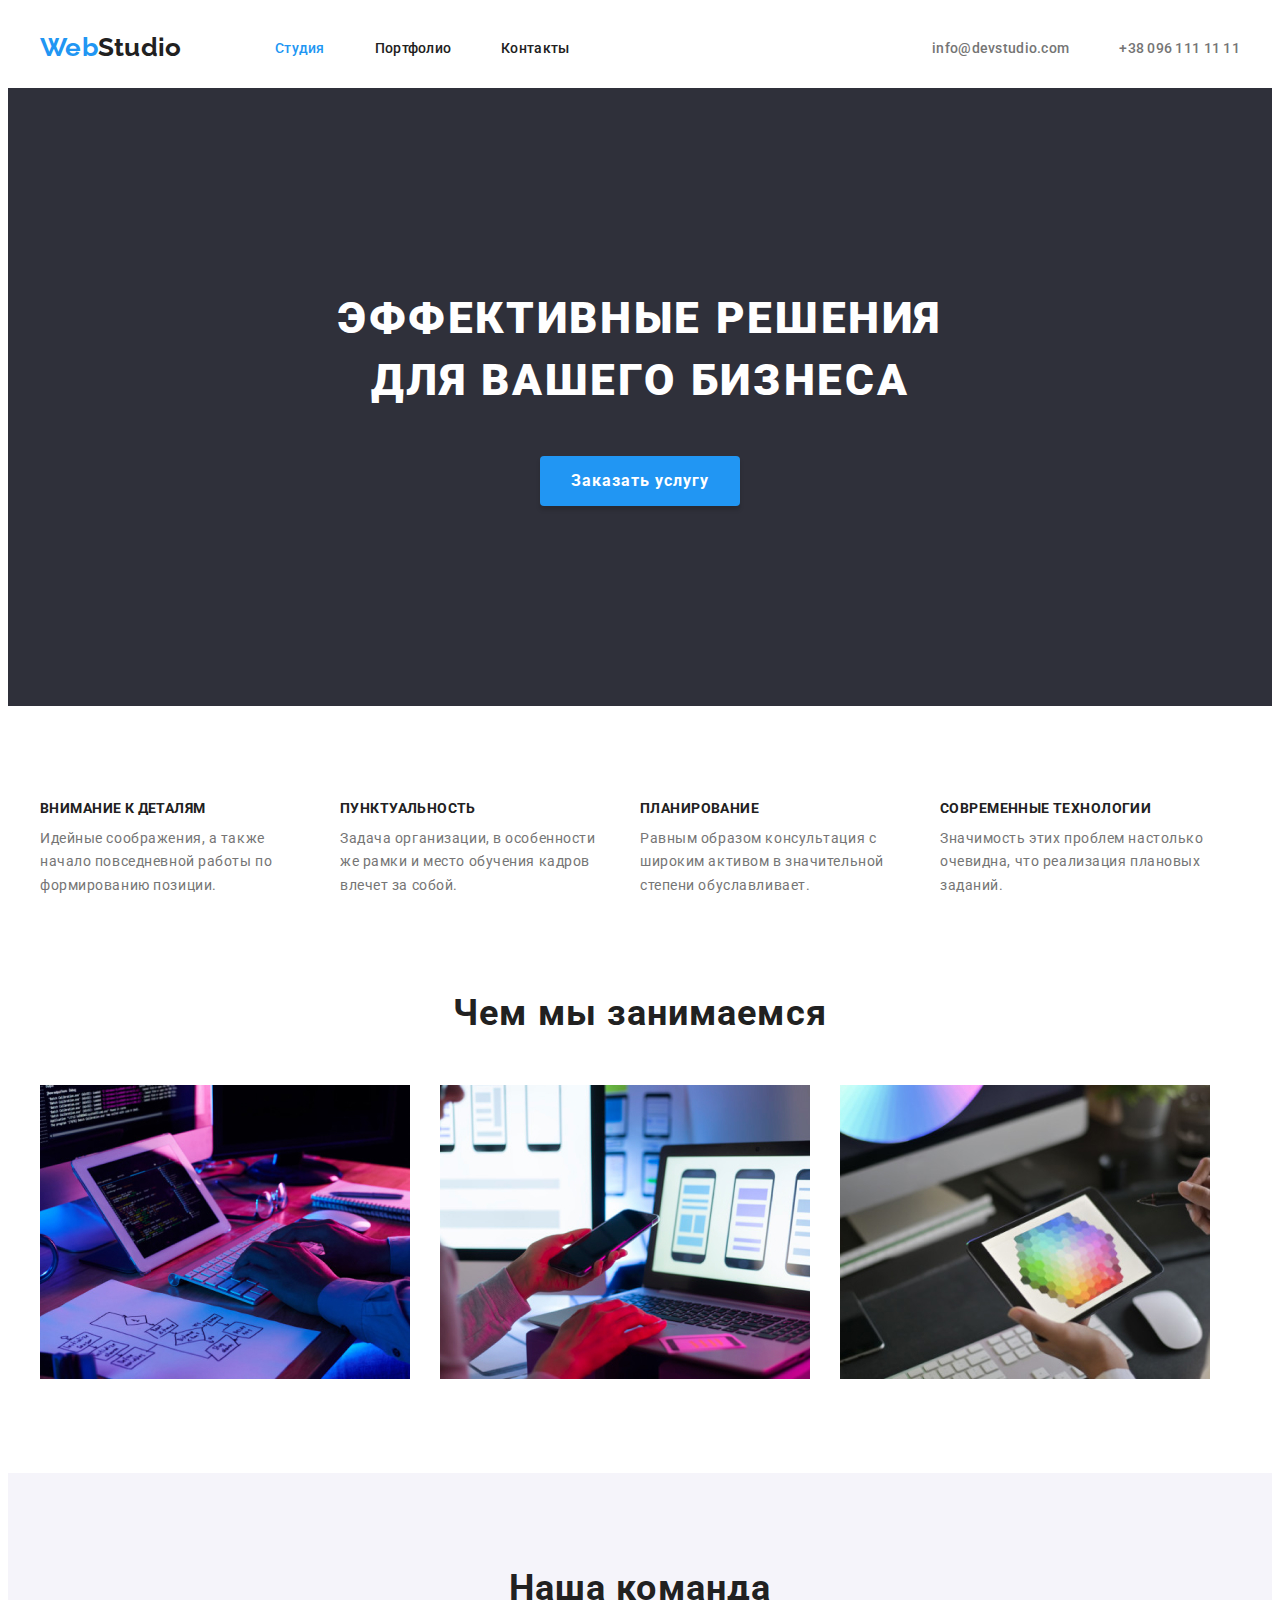
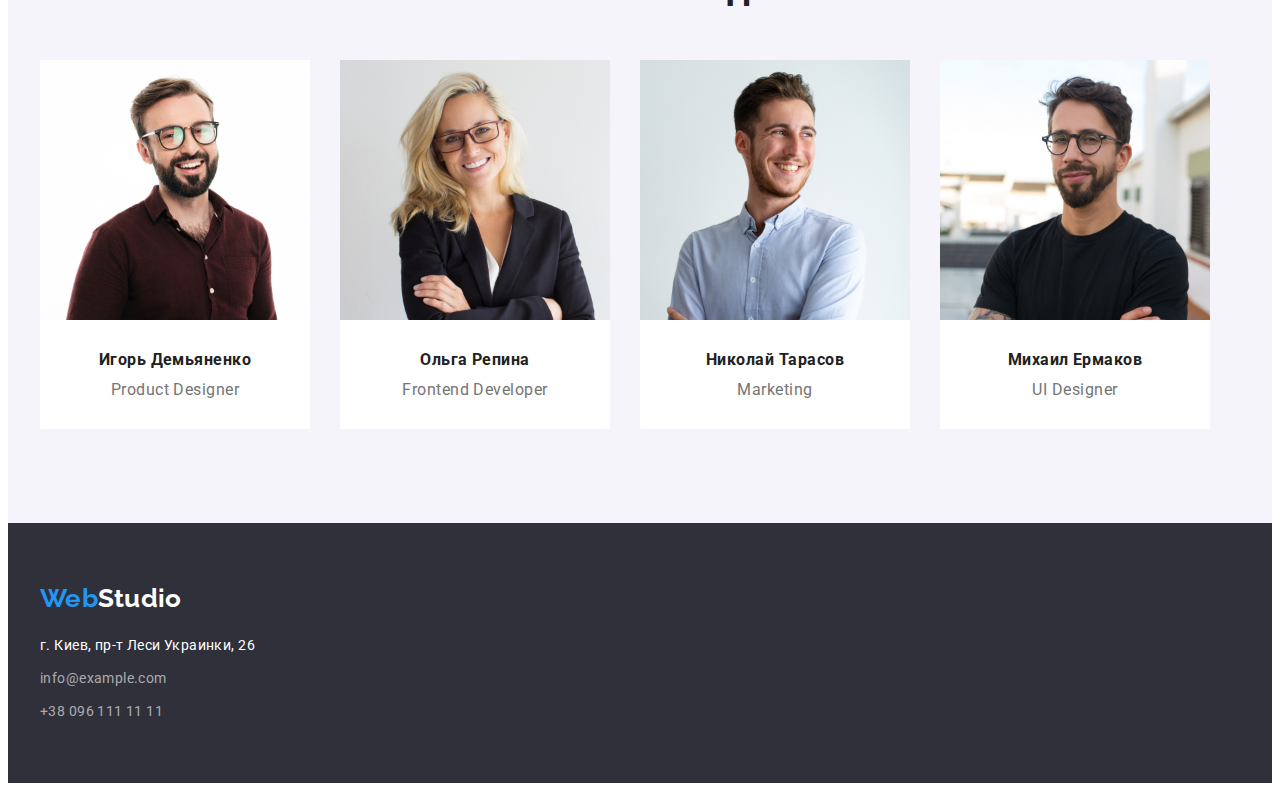
<file: index.html>
<!DOCTYPE html>
<html lang="ru">
  <head>
    <meta charset="UTF-8">
    <meta http-equiv="X-UA-Compatible" content="IE=edge">
    <meta name="viewport" content="width=device-width, initial-scale=1.0">
    <title>Document</title>

    <!-- Project fonts -->
    <link rel="preconnect" href="https://fonts.googleapis.com">
    <link href="https://fonts.googleapis.com/css2?family=Raleway:wght@700&family=Roboto:wght@400;500;700;900&display=swap" rel="stylesheet">
    <link rel="preconnect" href="https://fonts.gstatic.com" crossorigin>
   
    <!-- Сustom styles -->
    <link rel="stylesheet" href="./css/styles.css">
    <link rel="stylesheet" href="https://cdnjs.cloudflare.com/ajax/libs/modern-normalize/1.1.0/modern-normalize.min.css" integrity="sha512-wpPYUAdjBVSE4KJnH1VR1HeZfpl1ub8YT/NKx4PuQ5NmX2tKuGu6U/JRp5y+Y8XG2tV+wKQpNHVUX03MfMFn9Q==" crossorigin="anonymous" referrerpolicy="no-referrer" />

  </head>
    <!-- Шапка -->
    <body>
      
      <header>
         <div class="container header-container">
          <a class="logo link" lang="en" href="/">Web<span class="logo-header">Studio</span></a>
            <nav class="navigation">                   
              <ul class="navigation-list list">
                <li class="navigation-item">
                  <a href="./index.html" class="active-navigation-link link">Студия</a></li>
                <li class="navigation-item">
                  <a href="./portfolio.html" class="navigation-link link">Портфолио</a></li>
                <li class="navigation-item">
                  <a href="#" class="navigation-link link">Контакты</a></li>
              </ul>
            </nav>
          
              <ul class="header-contacts list">
                <li class="header-contacts-list"><a href="mailto:info@devstudio.com" class="header-mail">info@devstudio.com</a></li>
                <li class="header-contacts-list"><a href="tel:+380961111111"  class="header-mail">+38 096 111 11 11</a></li>
              </ul>         
         </div>
      </header>
        
      

        <main>
          <section class="hero-section">
            <div class="container">
              <h1 class="hero-slogan">Эффективные решения для вашего бизнеса</h1>
              <button type="button" class="order-btn">Заказать услугу</button>
            </div>
          </section>
            

    <!-- Особенности -->

          <section class="features-section section">
            <div class="container">
              <h2 hidden>Особенности</h2>
              <ul class="features-list list">
                <li class="features-container">
                  <h3 class="features-subtitle" >Внимание к деталям</h3>
                  <p class="features-page-text">Идейные соображения, а также начало повседневной работы по формированию позиции.</p>
                </li>

                <li class="features-container">
                  <h3 class="features-subtitle" >Пунктуальность</h3>
                  <p class="features-page-text">Задача организации, в особенности же рамки и место обучения кадров влечет за собой.</p> 
                </li>

                <li class="features-container">
                  <h3 class="features-subtitle" >Планирование</h3>
                  <p class="features-page-text">Равным образом консультация с широким активом в значительной степени обуславливает.</p>
                </li>

                <li class="features-container">
                  <h3 class="features-subtitle" >Современные технологии</h3>
                  <p class="features-page-text">Значимость этих проблем настолько очевидна, что реализация плановых заданий.</p>
                </li>
              </ul>
            </div>
          </section> 
                    
    <!-- Чем мы занимаемся -->

          <section class="what-we-do-section">
            <div class="container">
              <h2 class="section-title">Чем мы занимаемся</h2>
              <ul class="what-we-do-list list">
                <li class="what-we-do-container">
                  <img src="./images/first.jpg" alt="Разработка программного обеспечения" width="370" height="294">
                </li>

                <li class="what-we-do-container">
                  <img src="./images/second.jpg" alt="Тестирование мобильного приложения" width="370" height="294">
                </li>

                <li class="what-we-do-container">
                  <img src="./images/third.jpg" alt="Работа с чветовой палитрой" width="370" height="294">
                </li>
              </ul>
            </div>
          </section>

    <!-- Наша команда -->

          <section class="our-team-section section">
            <div class="container">
              <h2 class="section-title">Наша команда</h2>                
                <ul class="our-team-list list">
                  <li class="teammate">                     
                    <img class="team-division" src="./images/fourth.jpg" alt="Дизайнер" width="270" height="260">  
                    <h3 class="our-team-name">Игорь Демьяненко</h3>
                    <p class="our-team-position" lang="en">Product Designer</p>                     
                  </li>

                  <li class="teammate">          
                    <img class="team-division" src="./images/fifth.jpg" alt="Разработчик" width="270" height="260">
                    <h3 class="our-team-name">Ольга Репина</h3>
                    <p class="our-team-position" lang="en">Frontend Developer</p>                      
                  </li>

                  <li class="teammate">        
                    <img class="team-division" src="./images/sixth.jpg" alt="Маркетолог" width="270" height="260"> 
                    <h3 class="our-team-name">Николай Тарасов</h3>
                    <p class="our-team-position" lang="en">Marketing</p>                      
                  </li>

                  <li class="teammate">                 
                    <img class="team-division" src="./images/seventh.jpg" alt="Дизайнер UI" width="270" height="260">                        
                    <h3 class="our-team-name">Михаил Ермаков</h3>
                    <p class="our-team-position" lang="en">UI Designer</p>                      
                  </li>
                </ul>
            </div>
          </section>
        </main>

    <!-- Подвал -->

      <footer class="footer">
        <div class="container">
          <a class="footer-logo link" lang="en" href="/">Web<span class="logo-footer">Studio</span></a>
            <address>
              <ul class="footer-list">
                <li class="adress">г. Киев, пр-т Леси Украинки, 26</li>
                <li class="adress-list"><a class="footer-link link" href="mailto:info@example.com">info@example.com</a></li>
                <li class="adress-list"><a class="footer-link link" href="tel:+380961111111">+38 096 111 11 11</a></li>
              </ul>  
            </address>       
        </div>             
      </footer>          
    </body>
</html>
</file>
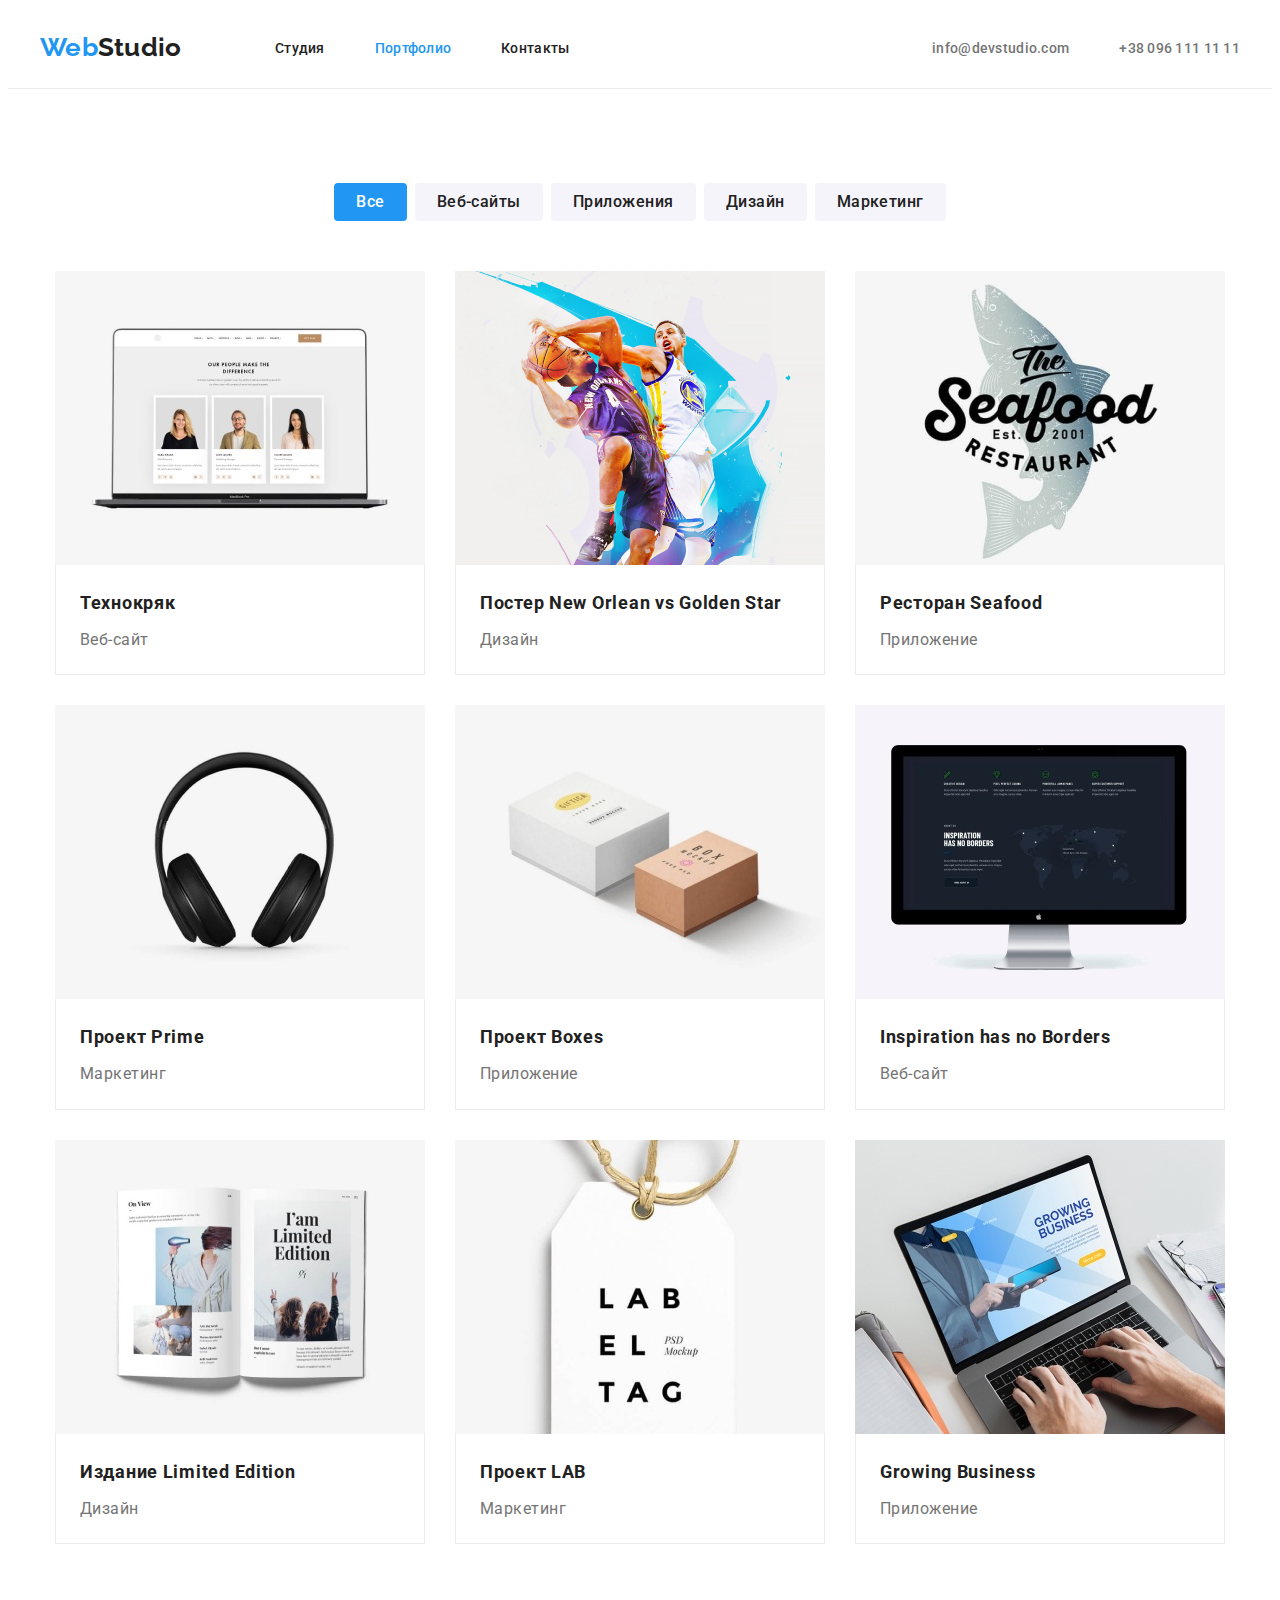
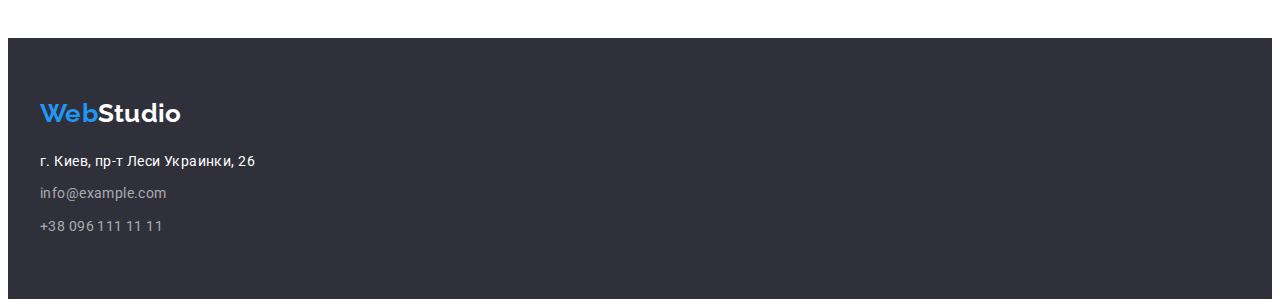
<file: portfolio.html>
<!DOCTYPE html>
<html lang="ru">
  <head>
    <meta charset="UTF-8">
    <meta http-equiv="X-UA-Compatible" content="IE=edge">
    <meta name="viewport" content="width=device-width, initial-scale=1.0">
    <title>Document</title>

    <!-- Project fonts -->
    <link rel="preconnect" href="https://fonts.googleapis.com">
    <link href="https://fonts.googleapis.com/css2?family=Raleway:wght@700&family=Roboto:wght@400;500;700;900&display=swap" rel="stylesheet">
    <link rel="preconnect" href="https://fonts.gstatic.com" crossorigin>
   
    <!-- Сustom styles -->
    <link rel="stylesheet" href="./css/styles.css">
    <link rel="stylesheet" href="https://cdnjs.cloudflare.com/ajax/libs/modern-normalize/1.1.0/modern-normalize.min.css" integrity="sha512-wpPYUAdjBVSE4KJnH1VR1HeZfpl1ub8YT/NKx4PuQ5NmX2tKuGu6U/JRp5y+Y8XG2tV+wKQpNHVUX03MfMFn9Q==" crossorigin="anonymous" referrerpolicy="no-referrer"/> 
    
  </head>
    
 <!-- Шапка -->
    <body>
      <header class="header">
        <div class="container header-container">
          <a class="logo link" lang="en" href="/">Web<span class="logo-header">Studio</span></a>
            <nav class="navigation">                     
              <ul class="navigation-list list">
                <li class="navigation-item">
                  <a href="./index.html" class="navigation-link link">Студия</a></li>
                <li class="navigation-item">
                  <a href="./portfolio.html" class="active-navigation-link link">Портфолио</a></li>
                <li class="navigation-item">
                  <a href="#" class="navigation-link link">Контакты</a></li>
              </ul>
            </nav>
  
            <ul class="header-contacts list">
              <li class="header-contacts-list"><a href="mailto:info@devstudio.com" class="header-mail">info@devstudio.com</a></li>
              <li class="header-contacts-list"><a href="tel:+380961111111" class="header-mail">+38 096 111 11 11</a></li>
            </ul> 
        </div> 
      </header>

<!-- Портфолио -->

        <main>
          <section class="portfolio-section">
            <div class="portfolio-container">
              <h1 hidden>Наши работы</h1>
              <ul class="filter-btn-list list">
                <li class="filter-btn-container"><button type="button" class="sum-filter-btn">Все</button></li>
                <li class="filter-btn-container"><button type="button" class="filter-btn">Веб-сайты</button></li>
                <li class="filter-btn-container"><button type="button" class="filter-btn">Приложения</button></li>
                <li class="filter-btn-container"><button type="button" class="filter-btn">Дизайн</button></li>
                <li class="filter-btn-container"><button type="button" class="filter-btn">Маркетинг</button></li>
              </ul>

              <ul class="our-work list"> 
                <li class="our-work-item">                 
                  <img src="./images/eighth.jpg" alt="Технокряк" width="370" height="294">
                  <div class="our-work-card">
                  <h2 class="our-work-customer">Технокряк</h2>
                  <p class="our-work-description">Веб-сайт</p>
                  </div>
                </li>

                <li class="our-work-item">
                  <img src="./images/ninth.jpg" alt="Постер New Orlean vs Golden Star" width="370" height="294">
                  <div class="our-work-card">
                  <h2 class="our-work-customer">Постер <span lang="en">New Orlean vs Golden Star</span></h2>
                  <p class="our-work-description">Дизайн</p>
                </div>
                </li>

                <li class="our-work-item">
                  <img src="./images/tenth.jpg" alt="Ресторан Seafood" width="370" height="294">
                  <div class="our-work-card">
                  <h2 class="our-work-customer">Ресторан <span lang="en">Seafood</span></h2>
                  <p class="our-work-description">Приложение</p>
                </div>
                </li>

                <li class="our-work-item">
                  <img src="./images/eleventh.jpg" alt="Проект Prime" width="370" height="294">
                  <div class="our-work-card">
                  <h2 class="our-work-customer">Проект <span lang="en">Prime</span></h2>
                  <p class="our-work-description">Маркетинг</p>
                </div>
                </li>

                <li class="our-work-item">
                  <img src="./images/twelfth.jpg" alt="Проект Boxes" width="370" height="294">
                  <div class="our-work-card">
                  <h2 class="our-work-customer">Проект <span lang="en">Boxes</span></h2>
                  <p class="our-work-description">Приложение</p>
                </div>
                </li>

                <li class="our-work-item">
                  <img src="./images/thirteenth.jpg" alt="Inspiration has no Borders" width="370" height="294">
                  <div class="our-work-card">
                  <h2 class="our-work-customer" lang="en">Inspiration has no Borders</h2>
                  <p class="our-work-description">Веб-сайт</p>
                </div>
                </li>

                <li class="our-work-item">
                  <img src="./images/fourteenth.jpg" alt="Издание Limited Edition" width="370" height="294">
                  <div class="our-work-card">
                  <h2 class="our-work-customer">Издание <span lang="en">Limited Edition</span></h2>
                  <p class="our-work-description">Дизайн</p>
                </div>
                </li>

                <li class="our-work-item">
                  <img src="./images/fifteenth.jpg" alt="Проект LAB" width="370" height="294">
                  <div class="our-work-card">
                  <h2 class="our-work-customer">Проект <span lang="en">LAB</span></h2>
                  <p class="our-work-description">Маркетинг</p>
                </div>
                </li>

                <li class="our-work-item">
                  <img src="./images/sixteenth.jpg" alt="Growing Business" width="370" height="294">
                  <div class="our-work-card">
                  <h2 class="our-work-customer" lang="en">Growing Business</h2>
                  <p class="our-work-description">Приложение</p>
                </div>
                </li>
              </ul>  
            </div>      
          </section>

        </main>

<!-- Подвал -->
      <footer class="footer">
        <div class="container">
          <a class="footer-logo link" lang="en" href="/">Web<span class="logo-footer">Studio</span></a>
          <address>
            <ul class="footer-list">
              <li class="adress">г. Киев, пр-т Леси Украинки, 26</li>
              <li class="adress-list"><a class="footer-link link" href="mailto:info@example.com">info@example.com</a></li>
              <li class="adress-list"><a class="footer-link link" href="tel:+380961111111">+38 096 111 11 11</a></li>
            </ul>  
          </address>       
        </div>             
      </footer>  
    </body>
</html>
</file>
<file: css/styles.css>
:root{
  --primary-text-color: #757575;
  --background-color: #FFFFFF;
  --header-logo-color: #000000;
  --title-text-color: #212121;
  --hero-footer-background-color: #2F303A;
  --accent-color: #2196F3;
  --team-n-buttons-color: #F5F4FA;
  --footer-links-color: rgba(255, 255, 255, 0.6);
  --border-color: #ECECEC;
  --footer-links-color:rgba(255, 255, 255, 0.6);
}

body{
  font-family: 'Roboto', 'Sans-Serif';
  font-size: 14px;
  letter-spacing: 0.02em;
    
  color: var(--primary-text-color);
  background-color: var(--background-color);
}

h1,h2,h3,h4,h5,h6,p{
  margin: 0;
}

/* Утилиты */
.list{
  list-style: none;
  margin: 0;
  padding: 0;
}

.link{
  text-decoration: none;
}

.section{
  padding-top: 94px;
  padding-bottom: 94px;
}

.container{
  width: 1200px;

  padding-left: 15px;
  padding-right: 15px;
  
  margin-left: auto;
  margin-right: auto; 

  /* outline: 2px solid tomato; */
}

.portfolio-container{
  width: 1200px;
  /* outline: 2px solid tomato; */  
  margin-left: auto;
  margin-right: auto; 
}


  /* Header section */
.header{
  border-bottom: var(--border-color) solid 1px;
}

.header-container{
  display: flex;
  align-items: center;
  margin-top: 0;
}

.logo{
  font-family: 'Raleway', 'Sans-Serif';
  font-weight: 700;
  font-size: 26px;
  line-height: 1.2;
  
  margin-right: 90px;
  padding-top: 24px;
  padding-bottom: 24px;
  width: 145px;
  display: block;
  /* outline: 2px solid tomato; */
  color: var(--accent-color);
}

.logo-header{
  color: var(--title-text-color);
}

.navigation-list{
  font-weight: 500;
  font-size: 14px;
  line-height: 1.15;
  letter-spacing: 0.02em;
  /* outline: 2px solid tomato; */
  align-items: center;
  display: flex;  
}

.navigation-item{
  margin-right: 50px;
}

.navigation-item:last-child{
  margin-right: 0;
}

.navigation-link{
  text-decoration: none;
  padding-top: 32px;
  padding-bottom: 32px;
  display: block;
  /* outline: 2px solid tomato; */
  color: var(--title-text-color);
}

.active-navigation-link{
  color: var(--accent-color);
  padding-top: 32px;
  padding-bottom: 32px;
  /* outline: 2px solid tomato; */
  display: block;  
}

.header-contacts{
  font-weight: 500;
  font-size: 14px;
  line-height: 1.15;
  letter-spacing: 0.02em;
  margin-left: auto;
  align-items: center;
  display: flex;
  /* outline: 2px solid tomato; */
}

.header-mail{
  text-decoration: none;
  padding-top: 32px;
  padding-bottom: 32px;
  display: block;
  /* outline: 2px solid tomato; */
  color: var(--primary-text-color); 
}

.header-contacts-list{
  text-decoration: none;
  margin-right: 50px;
  /* outline: 2px solid tomato;  */
  color: var(--primary-text-color);
}

.header-contacts-list:last-child{
  margin-right: 0;
}

 /* Hero section */

.hero-section{
  font-family: 'Roboto';
  font-style: normal;
  font-weight: 900;
  font-size: 44px;
  line-height: 60px;
  letter-spacing: 0.06em;
  text-align: center;

  padding-top: 200px;
  padding-bottom: 200px;
  /* outline: 2px solid tomato;  */
  background-color: var(--hero-footer-background-color);
}

.hero-slogan{
  font-weight: 900;
  font-size: 44px;
  line-height: 1.4;
  letter-spacing: 0.06em;
    
  text-align: center;
  text-transform: uppercase;

  margin-left: auto;
  margin-right:  auto;
  
  padding-bottom: 30px;
  width: 696px;
  
  color: var(--background-color) ;
  background-color: var(--hero-footer-background-color);
}

.order-btn{
  font-family: 'Roboto', 'Sans-Serif';
  font-weight: 700;
  font-size: 16px;
  line-height: 1.9;
  letter-spacing: 0.06em;
  cursor: pointer;

  width: 200px;
  height: 50px;

  border: none;
  border-radius: 4px;
 
  text-align: center; 
  align-items: center;
  display: inline-block;
  color: var(--background-color);
  background-color: var(--accent-color);
  box-shadow: 0px 4px 4px rgba(0, 0, 0, 0.15);
}

.features-section{
  /* outline: 2px solid tomato; */
}

.features-list{
  display: flex;
  padding-left: 0%; 
}


.features-container{
  margin-right: 30px;
  width: 270px;
  /* outline: 2px solid tomato; */
}

.features-container:last-child{
  margin-right: 0;
}

.features-subtitle {
  font-weight: 700;
  font-size: 14px;
  line-height: 1.15;
  letter-spacing: 0.03em;
  
  margin-bottom: 10px;

  text-decoration: none;
  text-transform: uppercase;

  color: var(--title-text-color);
}

.features-page-text{
  font-weight: 400;
  font-size: 14px;
  line-height: 1.7;
  letter-spacing: 0.04em;
}

.features-page-text:last-child{
  margin-right: 0;
}

img{
  display: block;
}

.what-we-do-section{
  /* outline: 2px solid tomato; */
  padding-bottom: 94px;
}

.what-we-do-list {
  display: flex;
  padding-left: 0%; 
}

.what-we-do-container{
  display: block;
  margin-right: 30px;
}

.what-we-do-container:last-child{
  margin: 0;
}


.section-title{
  font-weight: 700;
  font-size: 36px;
  line-height: 1.2;
  letter-spacing: 0.03em;

  margin-bottom: 50px;

  text-align: center;
  color: var(--title-text-color);
}

.our-team-section{
  /* outline: 2px solid tomato; */
  background-color: var(--team-n-buttons-color);
}


.our-team-list{
  text-align: center;
  display: flex;
  padding-left: 0;
}


.teammate{
  background-color: var(--background-color);
  margin-right: 30px;
  /* outline: 2px solid tomato; */
}

.teammate:last-child{
  margin: 0;
}

.team-division{
  /* outline: 2px solid tomato; */
margin-bottom: 30px;
}

.our-team-name{
  font-size: 16px;
  line-height: 1.2;
  letter-spacing: 0.03em;
  text-align: center;
  
  margin-bottom: 10px;
  /* outline: 2px solid tomato; */

  color: var(--title-text-color);
}

.our-team-position{
  font-size: 16px;
  line-height: 1.2;
  letter-spacing: 0.03em;

  text-align: center;
  /* outline: 2px solid tomato; */
  padding-bottom: 30px;
}

.footer{
  padding-top:60px;
  padding-bottom: 60px;
 /* outline: 2px solid tomato; */
 background-color: var(--hero-footer-background-color);
}

.footer-logo{
  font-family: 'Raleway', 'Sans-Serif';
  font-weight: 700;
  font-size: 26px;
  line-height: 1.2;

  margin-bottom: 20px;
  width: 145px;
  display: block;
  /* outline: 2px solid tomato; */
  color: var(--accent-color);
}

.logo-footer{
  color: var(--background-color);
}

.footer-list{
  font-size: 14px;
  line-height: 1.7;
  letter-spacing: 0.03em;
  margin: 0;
  /* outline: 2px solid tomato; */
  color: var(--background-color);
  font-style: normal; 
  list-style: none;
  padding-left: 0;  
}

.adress{
  font-style: normal;
  
  /* outline: 2px solid tomato; */
}

.adress-list{
  /* margin-top: 0;
  margin-bottom: 0; */
  margin-top: 9px;
  /* outline: 2px solid tomato; */
}

.footer-link{
  font-size: 14px;
  line-height: 1.7;
  letter-spacing: 0.03em;
  color:var(--footer-links-color); 
}

.navigation-link:hover,
.navigation-link:focus,
.header-mail:hover,
.header-mail:focus,
.header-phone:hover,
.header-phone:focus,
.footer-link:hover, 
.footer-link:focus{
  color: var(--accent-color);
}

/* portfolio.html page */

.portfolio-container{
  
}

.portfolio-section{
  padding-top: 94px;
  padding-bottom: 94px;
        
  /* outline: 2px solid tomato; */
}

.filter-btn-list{
  text-decoration: none;
  justify-content: center;
  display: flex;    
  
  margin-left: auto;
  margin-right: auto;
  margin-bottom: 50px;
  
  color: var(--title-text-color);
  /* outline: 2px solid tomato; */
}

.filter-btn-container{
  align-items: center;
  margin-right: 8px;
  /* outline: 2px solid tomato; */
}

.filter-btn-container:last-child{
  margin-right: 0;
}

.filter-btn{
  font-family: 'Roboto', 'Sans-Serif';
  font-weight: 500;
  font-size: 16px;
  line-height: 1.6;
  border: 0;
  border-radius: 4px;
  letter-spacing: 0.03em;
  text-align: center;
  cursor: pointer;

  padding: 6px 22px 6px 22px;

  color: var(--title-text-color);
  background-color: var(--team-n-buttons-color);
}

.sum-filter-btn{
  font-family: 'Roboto', 'Sans-Serif';
  font-weight: 500;
  font-size: 16px;
  line-height: 1.6;
  border-radius: 4px;
  letter-spacing: 0.03em;
  text-align: center;
  padding: 6px 22px 6px 22px;
  cursor: pointer;
  border: 0;
  
  color: var(--background-color);
  background-color: var(--accent-color);
}

.sum-filter-btn:hover,
.sum-filter-btn:focus,
.filter-btn:hover,
.filter-btn:focus{
  filter: drop-shadow(0px 4px 4px rgba(0, 0, 0, 0.25));
  background-color: var(--accent-color);
  color: var(--background-color);
} 

.our-work{
  margin: -15px;
  display: flex;
  margin-left: auto;
  margin-right: auto;
  flex-wrap: wrap;
  
  align-items: center;
}

.our-work-item{
  

  margin-top: 30px;
  margin: 15px;
  /* outline: 2px solid tomato; */
  align-items: center; 
}

.our-work-card{
  /* outline: 2px solid tomato; */
  padding: 20px 24px;
  border-left: var(--border-color) solid 1px;
  border-right: var(--border-color ) solid 1px;
  border-bottom: var(--border-color) solid 1px;
}

.our-work-customer{
  font-weight: 700;
  font-size: 18px;
  line-height: 2;
  letter-spacing: 0.04em;
  margin-bottom: 4px; 
  color: var(--title-text-color);
}

.our-work-description{
  font-size: 16px;
  line-height: 1.85;
  letter-spacing: 0.03em;
}
</file>
